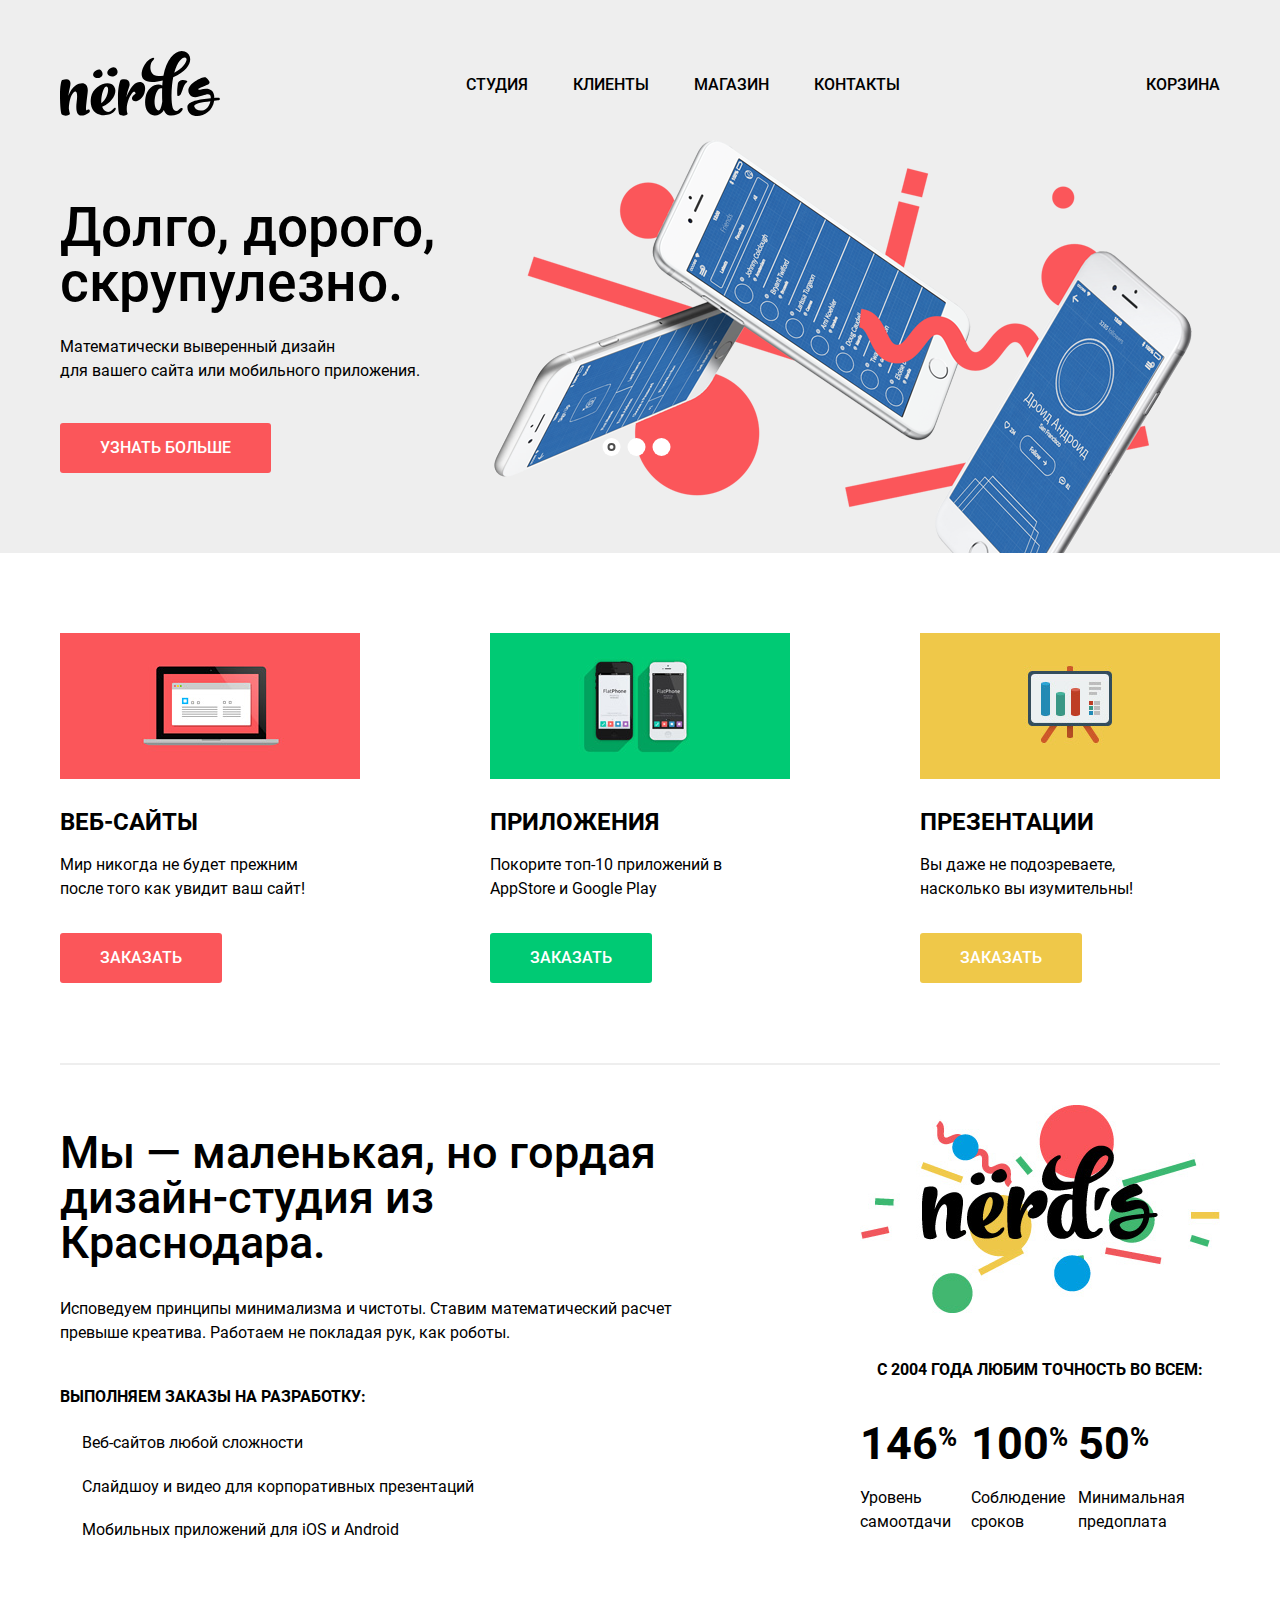
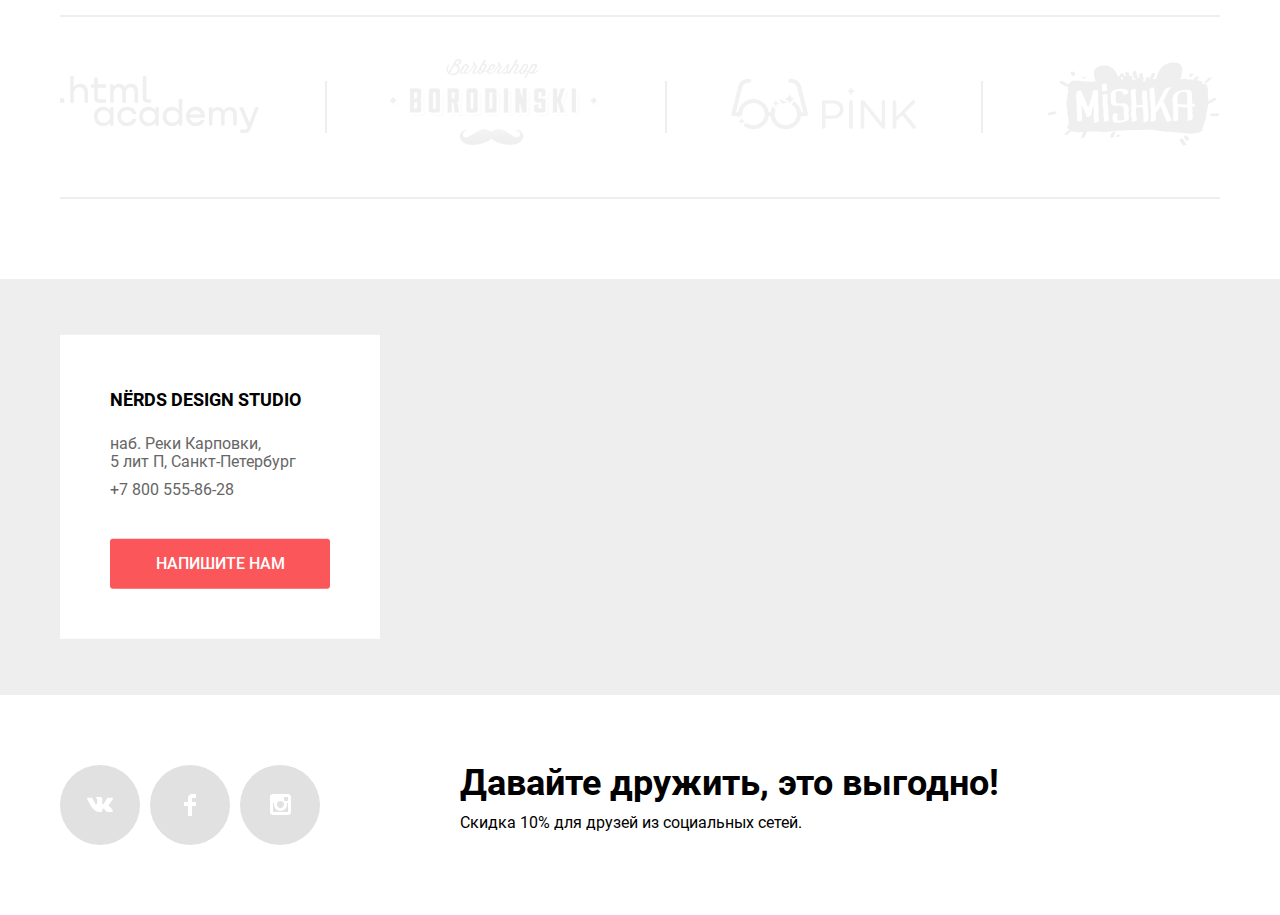
<file: index.html>
<!DOCTYPE html>
<html lang="ru">

<head>
  <meta charset="utf-8">
  <title>HTML Academy: Nerds</title>
  <meta name="viewport" content="width=device-width, initial-scale=1, shrink-to-fit=no">
  <link rel="icon" type="image/x-icon" href="favicon.ico">
  <link rel="stylesheet" href="css/app.css">
</head>

<body>
  <header class="header">
    <div class="container">
      <a href="/" class="logo link"><img src="img/icons/logo.svg" alt="Logo" width="160" height="65"></a>
      <nav class="header__nav">
        <ul class="list">
          <li class="header__nav-item"><a href="blank.html" class="link">Студия</a></li>
          <li class="header__nav-item"><a href="blank.html" class="link">Клиенты</a></li>
          <li class="header__nav-item"><a href="catalog.html" class="link">Магазин</a></li>
          <li class="header__nav-item"><a href="blank.html" class="link">Контакты</a></li>
        </ul>
      </nav>
      <a href="blank.html" class="header__link link">Корзина</a>
    </div>
  </header>

  <main>
    <section class="promo">
      <div class="container">
        <div class="promo__slider">
          <input type="radio" name="promo-slider" class="promo__slider-input" id="slide1" checked>
          <input type="radio" name="promo-slider" class="promo__slider-input" id="slide2">
          <input type="radio" name="promo-slider" class="promo__slider-input" id="slide3">

          <div class="promo__slide slide1">
            <h2 class="promo__title h1">Долго, дорого, скрупулезно.</h2>
            <p class="promo__subtitle p">Математически выверенный дизайн<br> для вашего сайта или мобильного приложения.</p>
            <a href="blank.html" class="promo__link button button-primary">Узнать больше</a>
            <img src="img/promo_slider/slide1.png" class="promo__img" alt="#" width="760" height="431">
          </div>

          <div class="promo__slide slide2">
            <h2 class="promo__title h1">Любим математику как никто другой</h2>
            <p class="promo__subtitle p">Никакого креатива, только математические формулы для расчета идеальных пропорций
            </p>
            <a href="blank.html" class="promo__link button button-primary">Узнать больше</a>
            <img src="img/promo_slider/slide2.png" class="promo__img" alt="#" width="760" height="431">
          </div>

          <div class="promo__slide slide3">
            <h2 class="promo__title h1">Только ночь,<br> только хардкор</h2>
            <p class="promo__subtitle p">Работать днем, как все? Мы против этого. Ближе к полуночи работа только
              начинается.</p>
            <a href="blank.html" class="promo__link button button-primary">Узнать больше</a>
            <img src="img/promo_slider/slide3.png" class="promo__img" alt="#" width="760" height="431">
          </div>

          <div class="promo__slider-buttons">
            <label for="slide1" class="promo__slider-label slide1-label"></label>
            <label for="slide2" class="promo__slider-label slide2-label"></label>
            <label for="slide3" class="promo__slider-label slide3-label"></label>
          </div>
        </div>
      </div>
    </section>

    <section class="services">
      <h2 class="services__title visually-hidden">Услуги</h2>
      <div class="container">
        <div class="services__block services__block_first">
          <img src="img/services/services_1.png" alt="Веб-сайты" class="services__block-img" width="300" height="146">
          <h4 class="services__block-title h4">Веб-сайты</h4>
          <p class="services__block-subtitle p">Мир никогда не будет прежним после того как увидит ваш сайт!</p>
          <a href="blank.html" class="services__block-link button button-primary">Заказать</a>
        </div>

        <div class="services__block services__block_second">
          <img src="img/services/services_2.png" alt="Приложения" class="services__block-img" width="300" height="146">
          <h4 class="services__block-title h4">Приложения</h4>
          <p class="services__block-subtitle p">Покорите топ-10 приложений в AppStore и Google Play</p>
          <a href="blank.html" class="services__block-link button button-secondary">Заказать</a>
        </div>

        <div class="services__block services__block_third">
          <img src="img/services/services_3.png" alt="Презентации" class="services__block-img" width="300" height="146">
          <h4 class="services__block-title h4">Презентации</h4>
          <p class="services__block-subtitle p">Вы даже не подозреваете, насколько вы изумительны!</p>
          <a href="blank.html" class="services__block-link button button-tertiary">Заказать</a>
        </div>
      </div>
    </section>

    <hr class="hr">

    <section class="company">
      <div class="container">
        <div class="company__block">
          <h2 class="company__title h2">Мы — маленькая, но гордая дизайн-студия из Краснодара.</h2>
          <p class="company__subtitle p">Исповедуем принципы минимализма и чистоты. Ставим математический
            расчет превыше креатива. Работаем не покладая рук, как роботы.</p>
          <h5 class="company__block-list__title h5">Выполняем заказы на разработку:</h5>
          <ul class="company__block-list list">
            <li class="company__block-list__item">Веб-сайтов любой сложности</li>
            <li class="company__block-list__item">Слайдшоу и видео для корпоративных презентаций</li>
            <li class="company__block-list__item">Мобильных приложений для iOS и Android</li>
          </ul>
        </div>
        <div class="company__stats">
          <img src="img/logo_decor.png" alt="Logo" class="company__stats-img" width="360" height="208">
          <h5 class="company__stats-title h5">с 2004 года Любим точность во всем:</h5>
          <dl class="company__stats-list dl">
            <div class="company__stats-list__item">
              <dt class="company__stats-list__title h2">
                146<sup class="company__stats-list__sup">%</sup>
              </dt>
              <dd class="company__stats-list__text dd p">Уровень самоотдачи</dd>
            </div>
            <div class="company__stats-list__item">
              <dt class="company__stats-list__title h2">
                100<sup class="company__stats-list__sup">%</sup>
              </dt>
              <dd class="company__stats-list__text dd p">Соблюдение сроков</dd>
            </div>
            <div class="company__stats-list__item">
              <dt class="company__stats-list__title h2">
                50<sup class="company__stats-list__sup">%</sup>
              </dt>
              <dd class="company__stats-list__text dd p">Минимальная предоплата</dd>
            </div>
          </dl>
        </div>
      </div>
    </section>

    <hr class="hr">

    <section class="clients">
      <h2 class="clients__title visually-hidden">Клиенты</h2>
      <div class="container">
        <a class="clients__link"><img src="img/companies/company_1.svg" alt="HTML Academy"></a>
        <hr class="hr hr-vertical">
        <a class="clients__link"><img src="img/companies/company_2.svg" alt="Barbershop"></a>
        <hr class="hr hr-vertical">
        <a class="clients__link"><img src="img/companies/company_3.svg" alt="A Pink"></a>
        <hr class="hr hr-vertical">
        <a class="clients__link"><img src="img/companies/company_4.svg" alt="Mishka"></a>
      </div>
    </section>

    <hr class="hr">

    <section class="contacts contacts_index">
      <h2 class="contacts__title visually-hidden">Контакты</h2>
      <div class="container">
        <div class="contacts__block">
          <h4 class="contacts__block-title h4">NЁRDS DESIGN STUDIO</h4>
          <address class="contacts__block-address">наб. Реки Карповки,<br> 5 лит П, Санкт-Петербург</address>
          <a href="tel:+78005558628" class="contacts__block-phone link">+7 800 555-86-28</a>
          <a href="blank.html" class="contacts__block-link button button-primary">Напишите нам</a>
        </div>
      </div>
    </section>
  </main>

  <footer class="footer">
    <div class="container">
      <div class="footer__socials">
        <ul class="list">
          <li class="footer-socials__link socials-link"><a href="blank.html" class="link-vk"></a></li>
          <li class="footer-socials__link socials-link"><a href="blank.html" class="link-fb"></a></li>
          <li class="footer-socials__link socials-link"><a href="blank.html" class="link-insta"></a></li>
        </ul>
      </div>
      <div class="footer__block">
        <h3 class="footer__title h3">Давайте дружить, это выгодно!</h3>
        <p class="footer__subtitle p">Скидка 10% для друзей из социальных сетей.</p>
      </div>
    </div>
  </footer>
</body>

</html>
</file>
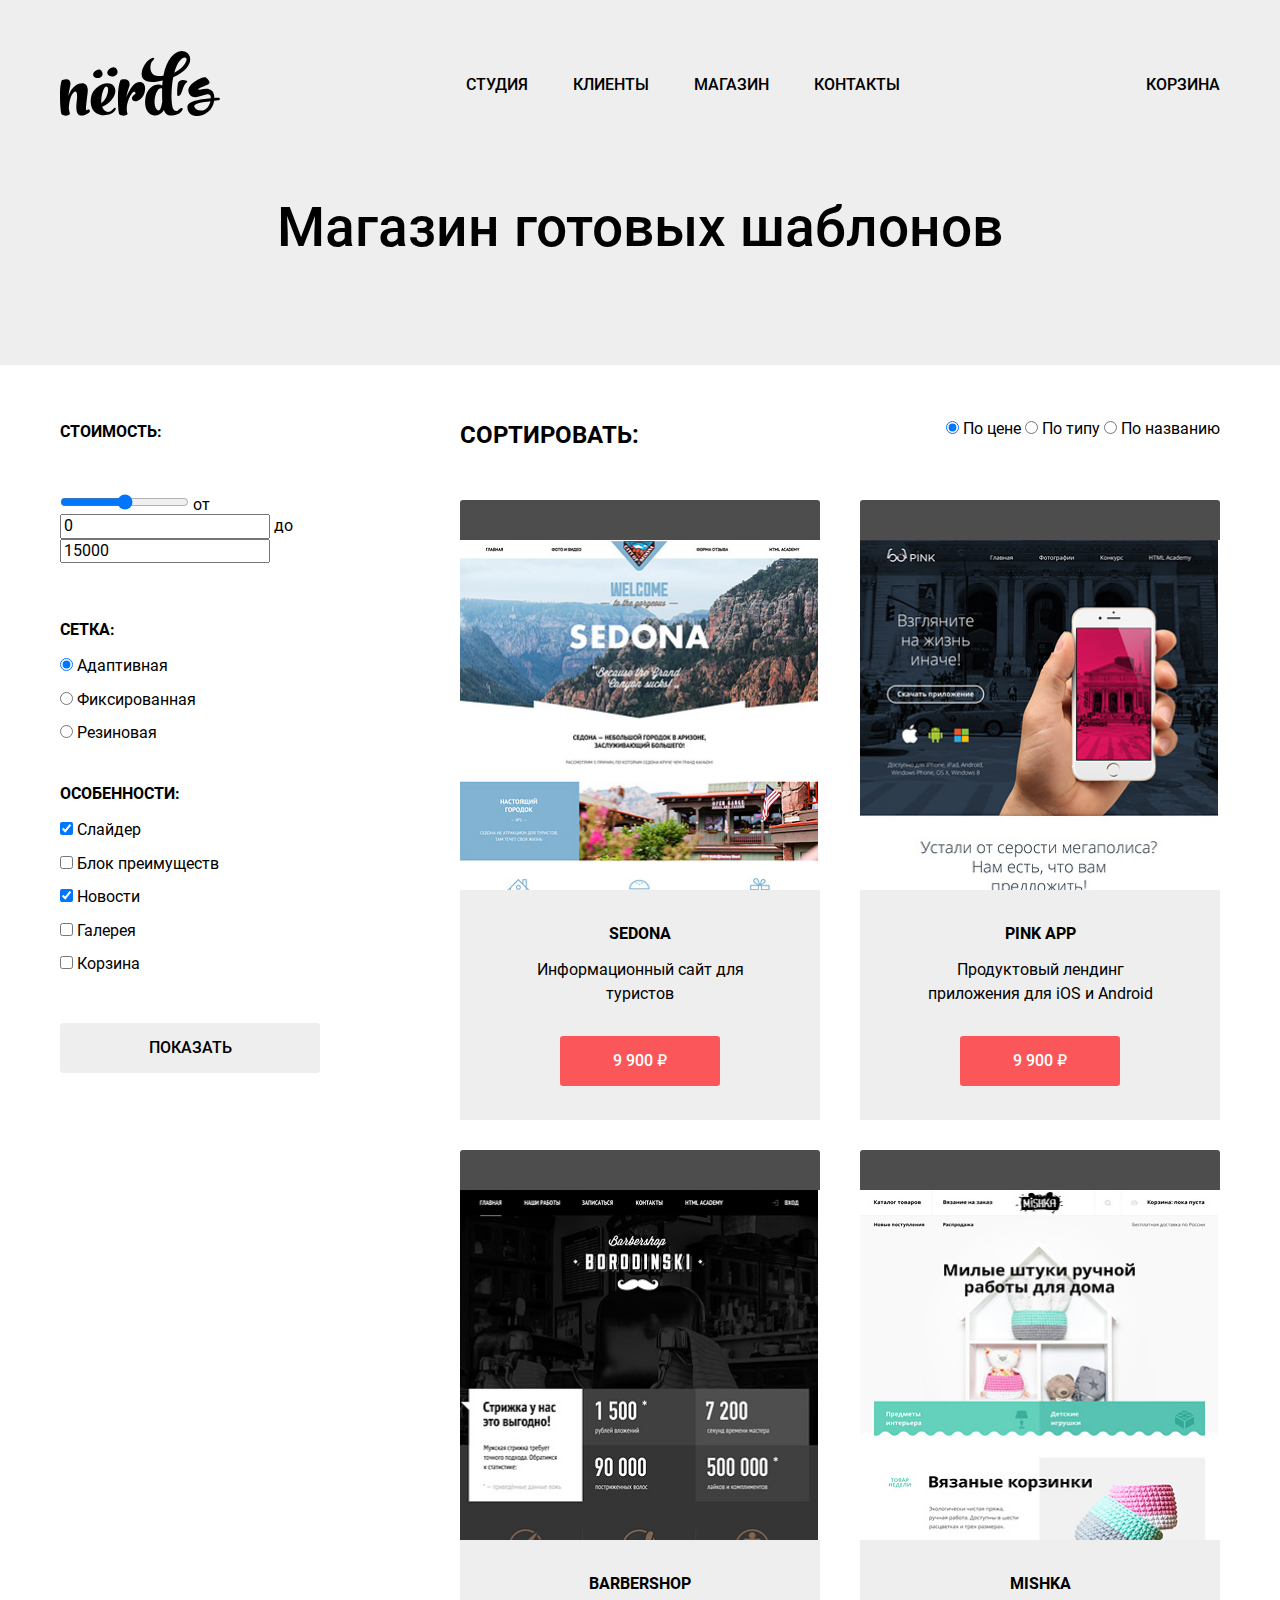
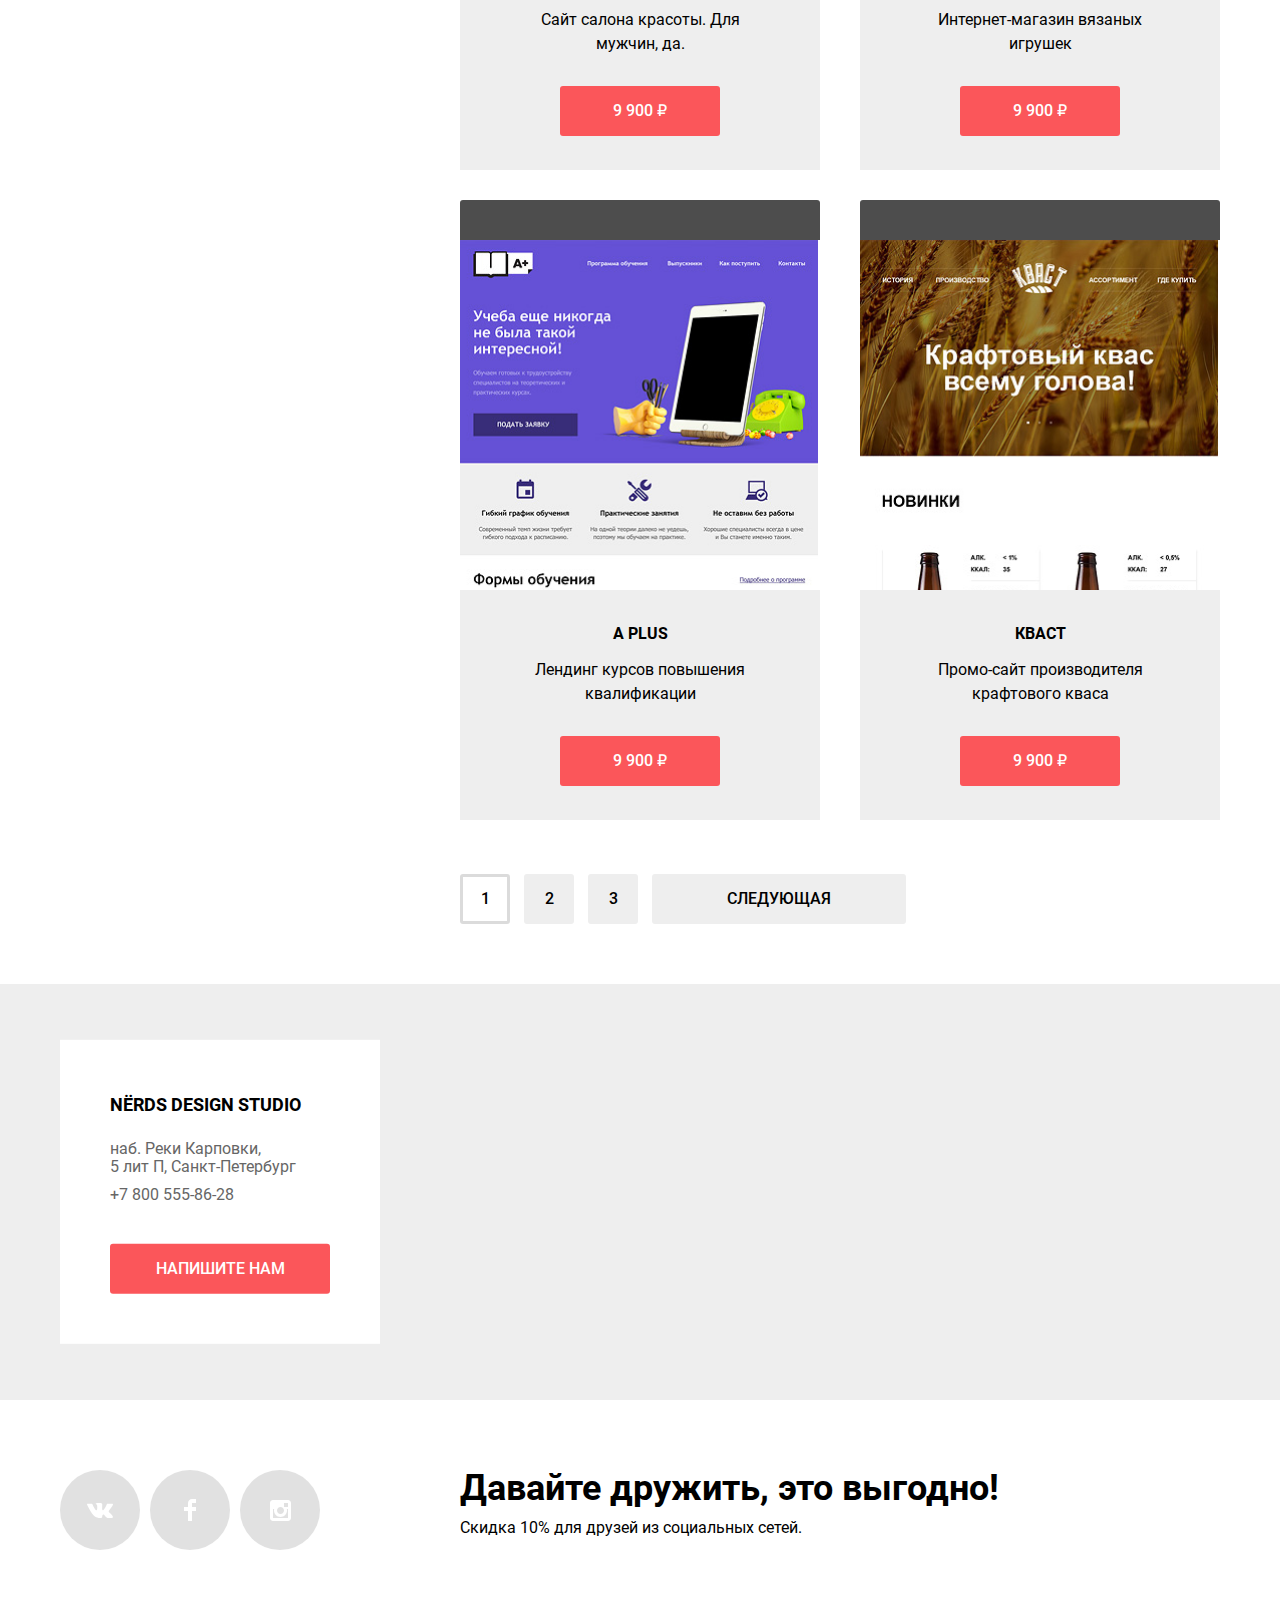
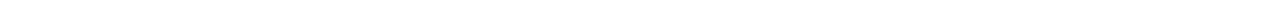
<file: catalog.html>
<!DOCTYPE html>
<html lang="ru">

<head>
  <meta charset="utf-8">
  <title>HTML Academy: Nerds</title>
  <meta name="viewport" content="width=device-width, initial-scale=1, shrink-to-fit=no">
  <link rel="icon" type="image/x-icon" href="favicon.ico">
  <link rel="stylesheet" href="css/app.css">
</head>

<body>
  <header class="header">
    <div class="container">
      <a href="/" class="logo link"><img src="img/icons/logo.svg" alt="Logo" width="160" height="65"></a>
      <nav class="header__nav">
        <ul class="list">
          <li class="header__nav-item"><a href="blank.html" class="link">Студия</a></li>
          <li class="header__nav-item"><a href="blank.html" class="link">Клиенты</a></li>
          <li class="header__nav-item"><a href="catalog.html" class="link">Магазин</a></li>
          <li class="header__nav-item"><a href="blank.html" class="link">Контакты</a></li>
        </ul>
      </nav>
      <a href="blank.html" class="header__link link">Корзина</a>
    </div>
  </header>

  <main>

    <section class="shop">
      <div class="container">
        <h1 class="shop__title h1">Магазин готовых шаблонов</h1>
      </div>
    </section>

    <div class="catalog-container container">
      <aside class="catalog-aside">
          <form action="#" method="post">
            <fieldset class="catalog-aside__price fieldset">
              <legend class="catalog-aside__price-title h5">Стоимость:</legend>
                <input type="range" class="catalog-aside__price-range" name="price" min="0" max="15000" step="1">
                <label>от<input type="number" value="0"></label>
                <label>до<input type="number" value="15000"></label>
            </fieldset>
            <fieldset class="catalog-aside__grid fieldset">
                <legend class="catalog-aside__grid-title h5">Сетка:</legend>
                <label class="catalog-aside__grid-label">
                  <input type="radio" name="grid" class="catalog-aside__grid-input" value="adaptive" checked>
                  Адаптивная
                </label>
                <label class="catalog-aside__grid-label">
                  <input type="radio" name="grid" class="catalog-aside__grid-input" value="fixed">
                  Фиксированная
                </label>
                <label class="catalog-aside__grid-label">
                  <input type="radio" name="grid" class="catalog-aside__grid-input" value="responsive">
                  Резиновая
                </label>
            </fieldset>
            <fieldset class="catalog-aside__opportunities fieldset">
                <legend class="catalog-aside__opportunities-title h5">Особенности:</legend>
                <label class="catalog-aside__opportunities-label">
                  <input type="checkbox" name="opportunities" class="catalog-aside__opportunities-input" value="slider" checked>
                  Слайдер
                </label>
                <label class="catalog-aside__opportunities-label">
                  <input type="checkbox" name="opportunities" class="catalog-aside__opportunities-input" value="advantages">
                  Блок преимуществ
                </label>
                <label class="catalog-aside__opportunities-label">
                  <input type="checkbox" name="opportunities" class="catalog-aside__opportunities-input" value="news" checked>
                  Новости
                </label>
                <label class="catalog-aside__opportunities-label">
                  <input type="checkbox" name="opportunities" class="catalog-aside__opportunities-input" value="gallery">
                  Галерея
                </label>
                <label class="catalog-aside__opportunities-label">
                  <input type="checkbox" name="opportunities" class="catalog-aside__opportunities-input" value="basket">
                  Корзина
                </label>
                <button class="catalog-aside__button button button-quaternary" type="submit">Показать</button>
            </fieldset>
          </form>
      </aside>

      <section class="catalog">
        <h2 class="catalog__title visually-hidden">Каталог</h2>
        <div class="catalog__settings">
          <h4 class="catalog__settings-title h4">Сортировать:</h4>
          <div class="catalog__settings-buttons">
            <label class="catalog__settings-label">
              <input type="radio" name="settings" class="catalog__settings-button" checked>
              По цене
            </label>
            <label class="catalog__settings-label">
              <input type="radio" name="settings" class="catalog__settings-button">
              По типу
            </label>
            <label class="catalog__settings-label">
              <input type="radio" name="settings" class="catalog__settings-button">
              По названию
            </label>
            <button class="catalog__settings-up visually-hidden">По возрастанию</button>
            <button class="catalog__settings-down visually-hidden">По убыванию</button>
          </div>
        </div>

        <ul class="catalog__list list">
          <li class="catalog__item">
            <div class="catalog__item-header"></div>
            <img src="img/cards/sedona.png" alt="Sedona" width="358" height="578">
            <div class="catalog__block">
              <h4 class="catalog__block-title h4"><a class="link">Sedona</a></h4>
              <p class="catalog__block-text p">Информационный сайт для туристов</p>
              <button class="catalog__block-button button button-primary">9 900 ₽</button>
            </div>
          </li>

          <li class="catalog__item">
            <div class="catalog__item-header"></div>
            <img src="img/cards/pink_app.png" alt="Pink App" width="358" height="578">
            <div class="catalog__block">
              <h4 class="catalog__block-title h4"><a class="link">Pink App</a></h4>
              <p class="catalog__block-text p">Продуктовый лендинг приложения для iOS и Android</p>
              <button class="catalog__block-button button button-primary">9 900 ₽</button>
            </div>
          </li>

          <li class="catalog__item">
            <div class="catalog__item-header"></div>
            <img src="img/cards/barbershop.png" alt="Barbershop" width="358" height="578">
            <div class="catalog__block">
              <h4 class="catalog__block-title h4"><a class="link">Barbershop</a></h4>
              <p class="catalog__block-text p">Сайт салона красоты. Для мужчин, да.</p>
              <button class="catalog__block-button button button-primary">9 900 ₽</button>
            </div>
          </li>

          <li class="catalog__item">
            <div class="catalog__item-header"></div>
            <img src="img/cards/mishka.png" alt="MISHKA" width="358" height="578">
            <div class="catalog__block">
              <h4 class="catalog__block-title h4"><a class="link">MISHKA</a></h4>
              <p class="catalog__block-text p">Интернет-магазин вязаных игрушек</p>
              <button class="catalog__block-button button button-primary">9 900 ₽</button>
            </div>
          </li>

          <li class="catalog__item">
            <div class="catalog__item-header"></div>
            <img src="img/cards/a_plus.png" alt="A Plus" width="358" height="578">
            <div class="catalog__block">
              <h4 class="catalog__block-title h4"><a class="link">A Plus</a></h4>
              <p class="catalog__block-text p">Лендинг курсов повышения квалификации</p>
              <button class="catalog__block-button button button-primary">9 900 ₽</button>
            </div>
          </li>

          <li class="catalog__item">
            <div class="catalog__item-header"></div>
            <img src="img/cards/kvast.png" alt="КВАСТ" width="358" height="578">
            <div class="catalog__block">
              <h4 class="catalog__block-title h4"><a class="link">КВАСТ</a></h4>
              <p class="catalog__block-text p">Промо-сайт производителя крафтового кваса</p>
              <button class="catalog__block-button button button-primary">9 900 ₽</button>
            </div>
          </li>
        </ul>

        <div class="catalog__pagination pagination">
          <button class="pagination-previus button-quaternary visually-hidden">Предыдущая</button>
          <button class="pagination-page pagination-page_active button-quaternary">1</button>
          <button class="pagination-page button-quaternary">2</button>
          <button class="pagination-page button-quaternary">3</button>
          <button class="pagination-next button-quaternary">Следующая</button>
        </div>
      </section>
    </div>

    <section class="contacts contacts_catalog">
      <h2 class="contacts__title visually-hidden">Контакты</h2>
      <div class="container">
        <div class="contacts__block">
          <h4 class="contacts__block-title h4">NЁRDS DESIGN STUDIO</h4>
          <address class="contacts__block-address">наб. Реки Карповки,<br> 5 лит П, Санкт-Петербург</address>
          <a href="tel:+78005558628" class="contacts__block-phone link">+7 800 555-86-28</a>
          <a href="blank.html" class="contacts__block-link button button-primary">Напишите нам</a>
        </div>
      </div>
    </section>
  </main>

  <footer class="footer">
    <div class="container">
      <div class="footer__socials">
        <ul class="list">
          <li class="footer-socials__link socials-link"><a href="blank.html" class="link-vk"></a></li>
          <li class="footer-socials__link socials-link"><a href="blank.html" class="link-fb"></a></li>
          <li class="footer-socials__link socials-link"><a href="blank.html" class="link-insta"></a></li>
        </ul>
      </div>
      <div class="footer__block">
        <h3 class="footer__title h3">Давайте дружить, это выгодно!</h3>
        <p class="footer__subtitle p">Скидка 10% для друзей из социальных сетей.</p>
      </div>
    </div>
  </footer>
</body>

</html>
</file>
<file: css/app.css>
@import url('normalize.css');
@import url('vars.css');
@import url('fonts.css');
@import url('common.css');
@import url('settings.css');
@import url('blocks/blocks.css');
</file>
